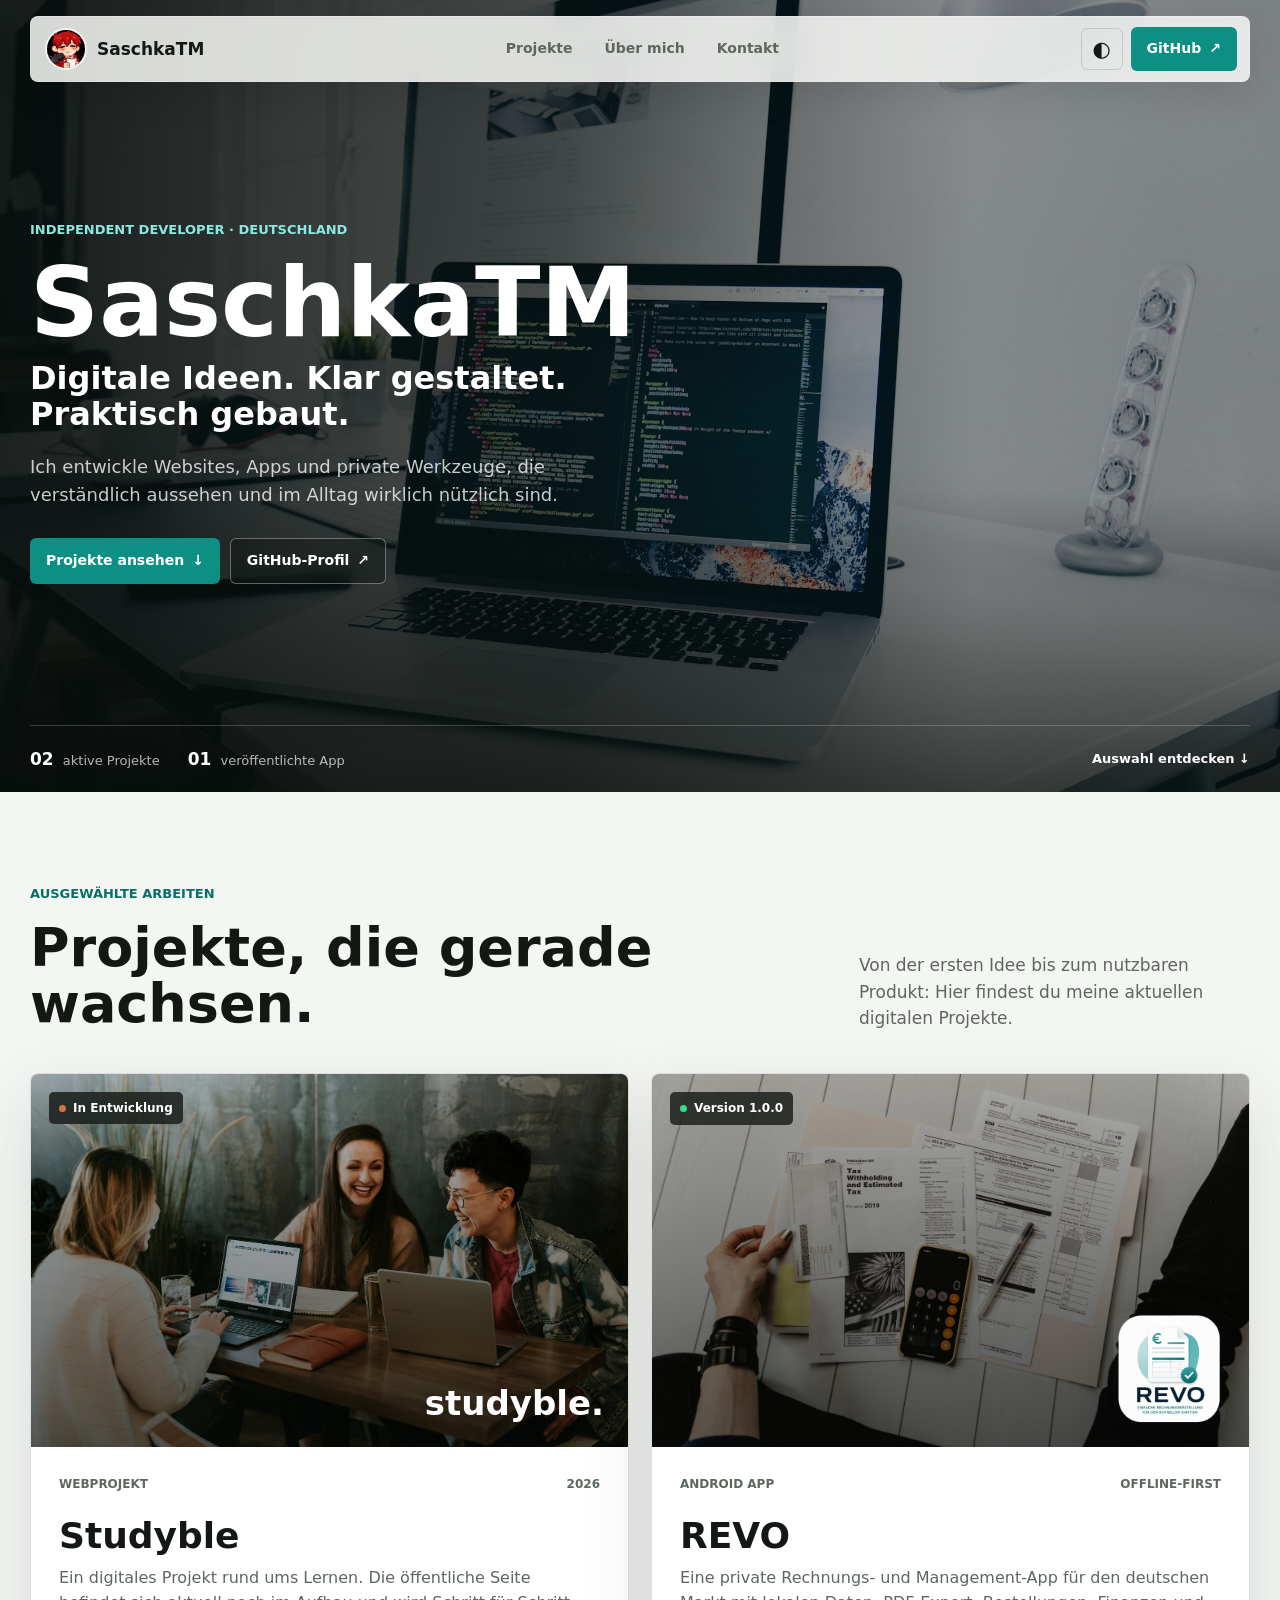
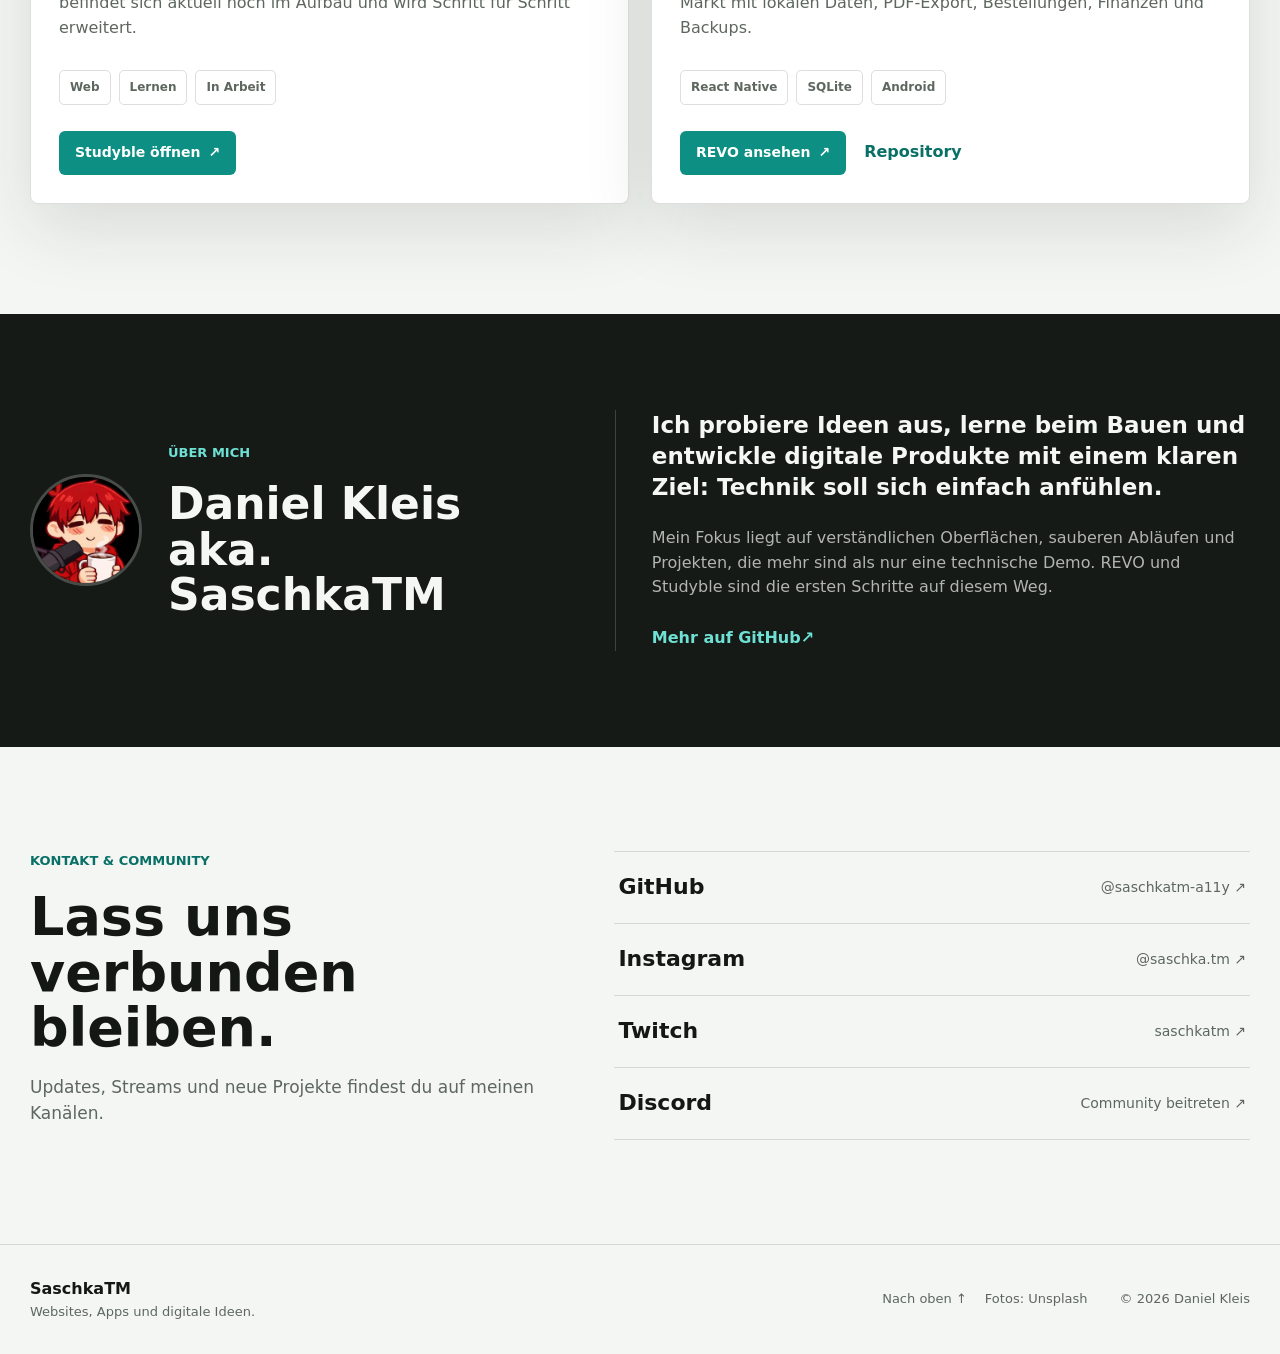
<file: index.html>
<!doctype html>
<html lang="de">
  <head>
    <meta charset="utf-8" />
    <meta name="viewport" content="width=device-width, initial-scale=1" />
    <meta http-equiv="refresh" content="0; url=/defaultsite/" />
    <meta
      name="description"
      content="Projektseite von Daniel Kleis aka. SaschkaTM mit Studyble, REVO und weiteren digitalen Projekten."
    />
    <meta name="theme-color" content="#121513" />
    <title>SaschkaTM | Digitale Projekte</title>
    <link rel="canonical" href="https://page.saschaskaskaden.de/defaultsite/" />
    <script>
      window.location.replace("/defaultsite/");
    </script>
  </head>
  <body>
    <p>Du wirst zur Projektseite weitergeleitet.</p>
    <p><a href="/defaultsite/">Zur Projektseite</a></p>
  </body>
</html>
</file>
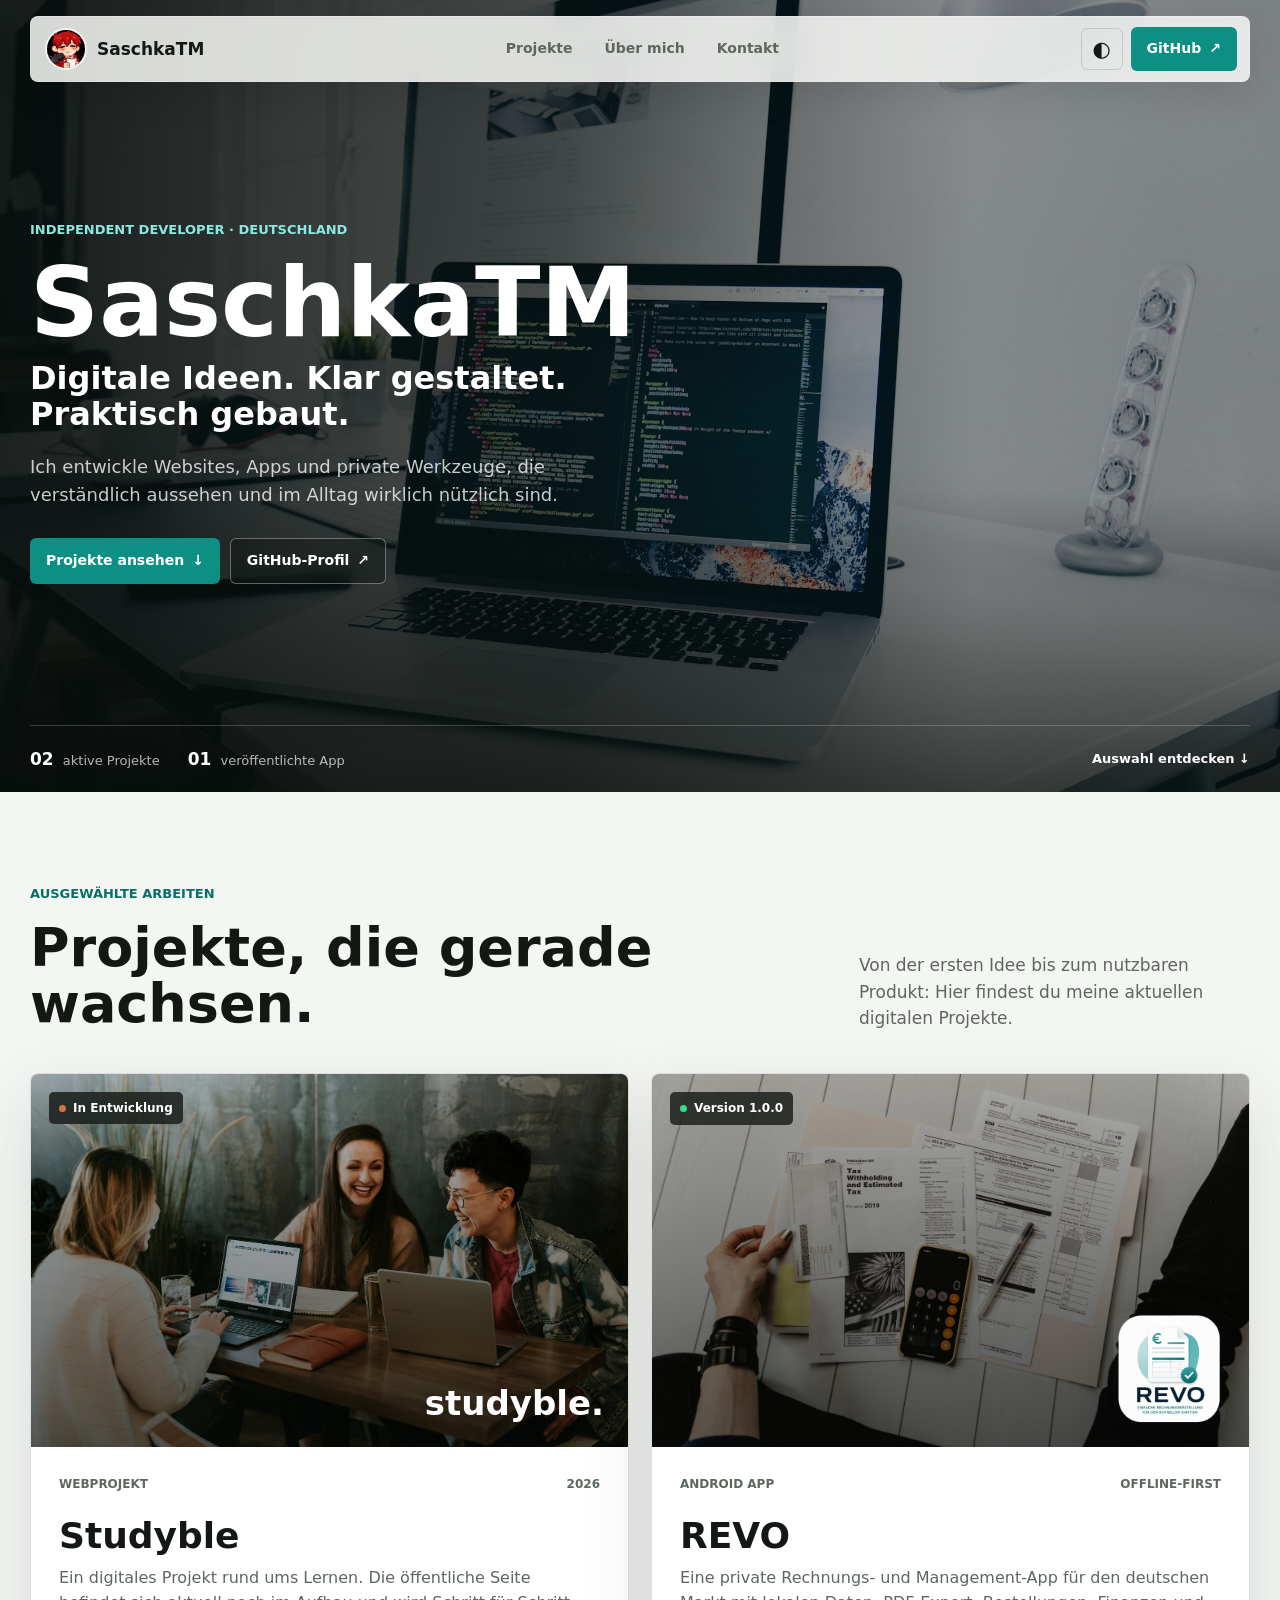
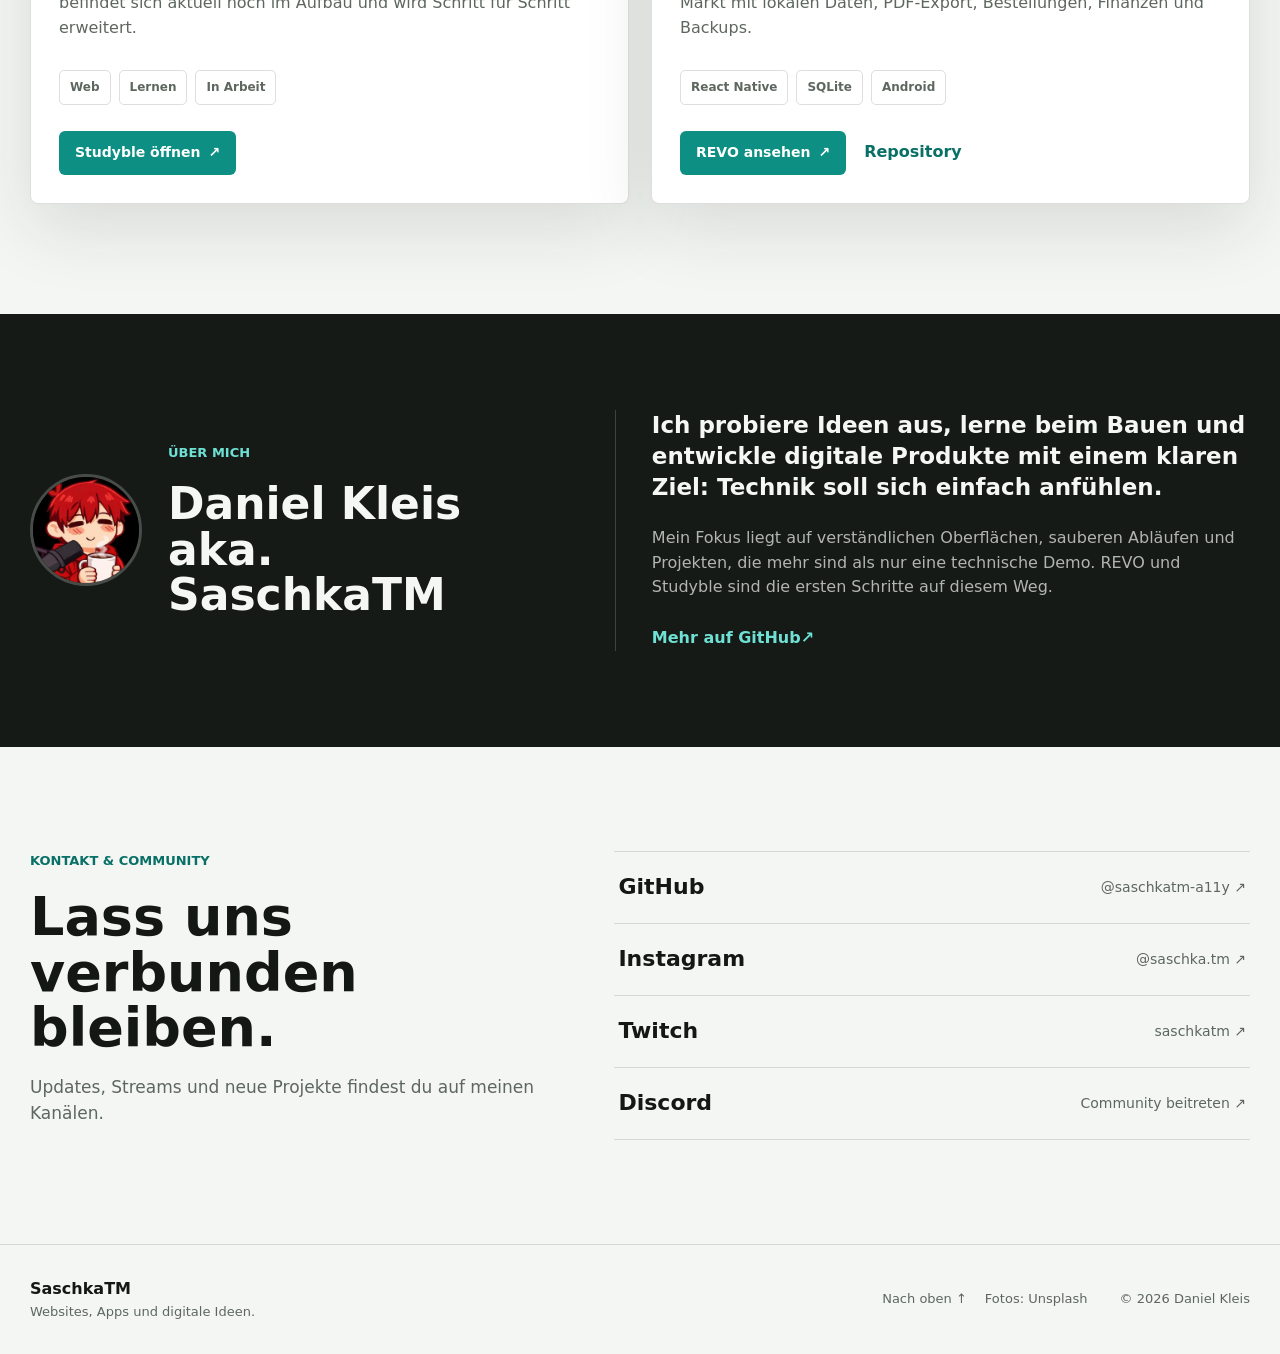
<file: defaultsite/index.html>
<!DOCTYPE html>
<html lang="de">
  <head>
    <meta charset="utf-8">
    <meta name="viewport" content="width=device-width, initial-scale=1">
    <meta
      name="description"
      content="SaschkaTM entwickelt moderne Websites, Apps und digitale Projekte wie Studyble und REVO."
    >
    <meta name="theme-color" content="#121513">
    <meta property="og:title" content="SaschkaTM | Digitale Projekte">
    <meta
      property="og:description"
      content="Websites, Apps und digitale Werkzeuge mit klarem Design und praktischem Nutzen."
    >
    <meta property="og:type" content="website">
    <meta property="og:url" content="https://page.saschaskaskaden.de/defaultsite/">
    <meta property="og:image" content="https://page.saschaskaskaden.de/assets/hero-workspace.jpg">
    <title>SaschkaTM | Digitale Projekte</title>
    <link rel="canonical" href="https://page.saschaskaskaden.de/defaultsite/">
    <link rel="icon" href="../assets/github-profile-logo.jpg">
    <link rel="apple-touch-icon" href="../assets/github-profile-logo.jpg">
    <link rel="preload" href="../assets/hero-workspace.jpg" as="image">
    <link rel="stylesheet" href="../styles.css">
    <script>
      (() => {
        document.documentElement.classList.add("js");
        let savedTheme = null;
        try {
          savedTheme = localStorage.getItem("saschkatm-theme");
        } catch {
          savedTheme = null;
        }
        const prefersDark = window.matchMedia("(prefers-color-scheme: dark)").matches;
        document.documentElement.dataset.theme = savedTheme || (prefersDark ? "dark" : "light");
      })();
    </script>
  </head>
  <body>
    <header class="site-header" data-header>
      <a class="brand" href="#top" aria-label="SaschkaTM Startseite">
        <img src="../assets/github-profile-logo.jpg" alt="Profilbild von SaschkaTM">
        <span>SaschkaTM</span>
      </a>

      <button
        class="menu-toggle"
        type="button"
        aria-label="Navigation öffnen"
        aria-controls="site-navigation"
        aria-expanded="false"
        data-menu-toggle
      >
        <span aria-hidden="true">☰</span>
      </button>

      <nav id="site-navigation" class="site-navigation" aria-label="Hauptnavigation" data-navigation>
        <a href="#projects">Projekte</a>
        <a href="#about">Über mich</a>
        <a href="#contact">Kontakt</a>
      </nav>

      <div class="header-actions">
        <button class="icon-button" type="button" aria-label="Farbschema wechseln" title="Farbschema wechseln" data-theme-toggle>
          <span aria-hidden="true">◐</span>
        </button>
        <a class="header-github" href="https://github.com/saschkatm-a11y" target="_blank" rel="noopener noreferrer">
          GitHub <span aria-hidden="true">↗</span>
        </a>
      </div>
    </header>

    <main id="top">
      <section class="hero" aria-labelledby="hero-title">
        <img class="hero-image" src="../assets/hero-workspace.jpg" alt="Moderner Arbeitsplatz mit Laptop und Programmcode">
        <div class="hero-shade" aria-hidden="true"></div>
        <div class="hero-content reveal-item is-visible">
          <p class="hero-kicker">Independent Developer · Deutschland</p>
          <h1 id="hero-title">SaschkaTM</h1>
          <p class="hero-statement">Digitale Ideen. Klar gestaltet. Praktisch gebaut.</p>
          <p class="hero-copy">
            Ich entwickle Websites, Apps und private Werkzeuge, die verständlich aussehen und im Alltag wirklich
            nützlich sind.
          </p>
          <div class="hero-actions">
            <a class="primary-button" href="#projects">Projekte ansehen <span aria-hidden="true">↓</span></a>
            <a class="secondary-button" href="https://github.com/saschkatm-a11y" target="_blank" rel="noopener noreferrer">
              GitHub-Profil <span aria-hidden="true">↗</span>
            </a>
          </div>
        </div>

        <div class="hero-footer" role="group" aria-label="Projektübersicht">
          <span><strong>02</strong> aktive Projekte</span>
          <span><strong>01</strong> veröffentlichte App</span>
          <a href="#projects">Auswahl entdecken <span aria-hidden="true">↓</span></a>
        </div>
      </section>

      <section id="projects" class="projects-section section-shell" aria-labelledby="projects-title">
        <header class="section-heading reveal-item">
          <p class="section-label">Ausgewählte Arbeiten</p>
          <h2 id="projects-title">Projekte, die gerade wachsen.</h2>
          <p>Von der ersten Idee bis zum nutzbaren Produkt: Hier findest du meine aktuellen digitalen Projekte.</p>
        </header>

        <div class="project-grid">
          <article class="project-card reveal-item">
            <div class="project-media">
              <img src="../assets/studyble-cover.jpg" alt="Studierende arbeiten gemeinsam an Laptops" loading="lazy">
              <span class="project-status status-building">In Entwicklung</span>
              <span class="studyble-mark" aria-hidden="true">studyble.</span>
            </div>
            <div class="project-body">
              <div class="project-meta">
                <span>Webprojekt</span>
                <span>2026</span>
              </div>
              <h3>Studyble</h3>
              <p>
                Ein digitales Projekt rund ums Lernen. Die öffentliche Seite befindet sich aktuell noch im Aufbau und
                wird Schritt für Schritt erweitert.
              </p>
              <div class="project-tags" role="group" aria-label="Studyble Eigenschaften">
                <span>Web</span>
                <span>Lernen</span>
                <span>In Arbeit</span>
              </div>
              <a class="project-link" href="https://studyble.de/" target="_blank" rel="noopener noreferrer">
                Studyble öffnen <span aria-hidden="true">↗</span>
              </a>
            </div>
          </article>

          <article class="project-card project-card-revo reveal-item">
            <div class="project-media">
              <img src="../assets/revo-cover.jpg" alt="Schreibtisch mit Unterlagen und Taschenrechner" loading="lazy">
              <span class="project-status status-live">Version 1.0.0</span>
              <img class="revo-logo" src="../assets/revo-app-icon.png" alt="REVO App-Icon">
            </div>
            <div class="project-body">
              <div class="project-meta">
                <span>Android App</span>
                <span>Offline-First</span>
              </div>
              <h3>REVO</h3>
              <p>
                Eine private Rechnungs- und Management-App für den deutschen Markt mit lokalen Daten, PDF-Export,
                Bestellungen, Finanzen und Backups.
              </p>
              <div class="project-tags" role="group" aria-label="REVO Eigenschaften">
                <span>React Native</span>
                <span>SQLite</span>
                <span>Android</span>
              </div>
              <div class="project-actions">
                <a class="project-link" href="http://revo.saschaskaskaden.de" target="_blank" rel="noopener noreferrer">
                  REVO ansehen <span aria-hidden="true">↗</span>
                </a>
                <a class="text-link" href="https://github.com/saschkatm-a11y/REVO" target="_blank" rel="noopener noreferrer">
                  Repository
                </a>
              </div>
            </div>
          </article>
        </div>
      </section>

      <section id="about" class="about-section" aria-labelledby="about-title">
        <div class="section-shell about-layout">
          <div class="about-profile reveal-item">
            <img src="../assets/github-profile-logo.jpg" alt="Profilbild von SaschkaTM" loading="lazy">
            <div>
              <p class="section-label">Über mich</p>
              <h2 id="about-title">Daniel Kleis<br>aka. SaschkaTM</h2>
            </div>
          </div>
          <div class="about-copy reveal-item">
            <p class="about-lead">
              Ich probiere Ideen aus, lerne beim Bauen und entwickle digitale Produkte mit einem klaren Ziel:
              Technik soll sich einfach anfühlen.
            </p>
            <p>
              Mein Fokus liegt auf verständlichen Oberflächen, sauberen Abläufen und Projekten, die mehr sind als nur
              eine technische Demo. REVO und Studyble sind die ersten Schritte auf diesem Weg.
            </p>
            <a class="inline-link" href="https://github.com/saschkatm-a11y" target="_blank" rel="noopener noreferrer">
              Mehr auf GitHub <span aria-hidden="true">↗</span>
            </a>
          </div>
        </div>
      </section>

      <section id="contact" class="contact-section section-shell" aria-labelledby="contact-title">
        <div class="contact-copy reveal-item">
          <p class="section-label">Kontakt &amp; Community</p>
          <h2 id="contact-title">Lass uns verbunden bleiben.</h2>
          <p>Updates, Streams und neue Projekte findest du auf meinen Kanälen.</p>
        </div>

        <div class="social-list reveal-item">
          <a href="https://github.com/saschkatm-a11y" target="_blank" rel="noopener noreferrer">
            <span>GitHub</span><span>@saschkatm-a11y ↗</span>
          </a>
          <a href="https://www.instagram.com/saschka.tm" target="_blank" rel="noopener noreferrer">
            <span>Instagram</span><span>@saschka.tm ↗</span>
          </a>
          <a href="https://www.twitch.tv/saschkatm" target="_blank" rel="noopener noreferrer">
            <span>Twitch</span><span>saschkatm ↗</span>
          </a>
          <a href="https://discord.gg/WaBvY9ezHM" target="_blank" rel="noopener noreferrer">
            <span>Discord</span><span>Community beitreten ↗</span>
          </a>
        </div>
      </section>
    </main>

    <footer class="site-footer">
      <div>
        <strong>SaschkaTM</strong>
        <span>Websites, Apps und digitale Ideen.</span>
      </div>
      <div class="footer-links">
        <a href="#top">Nach oben ↑</a>
        <a href="https://unsplash.com" target="_blank" rel="noopener noreferrer">Fotos: Unsplash</a>
      </div>
      <span>© 2026 Daniel Kleis</span>
    </footer>

    <script>
      (() => {
        const root = document.documentElement;
        const menuButton = document.querySelector("[data-menu-toggle]");
        const navigation = document.querySelector("[data-navigation]");
        const themeButton = document.querySelector("[data-theme-toggle]");
        const header = document.querySelector("[data-header]");

        const closeMenu = () => {
          navigation.classList.remove("is-open");
          menuButton.setAttribute("aria-expanded", "false");
          menuButton.setAttribute("aria-label", "Navigation öffnen");
        };

        menuButton.addEventListener("click", () => {
          const isOpen = navigation.classList.toggle("is-open");
          menuButton.setAttribute("aria-expanded", String(isOpen));
          menuButton.setAttribute("aria-label", isOpen ? "Navigation schließen" : "Navigation öffnen");
        });

        navigation.querySelectorAll("a").forEach((link) => link.addEventListener("click", closeMenu));

        themeButton.addEventListener("click", () => {
          const nextTheme = root.dataset.theme === "dark" ? "light" : "dark";
          root.dataset.theme = nextTheme;
          try {
            localStorage.setItem("saschkatm-theme", nextTheme);
          } catch {
            // The selected theme still works for the current page visit.
          }
        });

        window.addEventListener("scroll", () => header.classList.toggle("is-scrolled", window.scrollY > 24), {
          passive: true,
        });

        const observer = new IntersectionObserver(
          (entries) => {
            entries.forEach((entry) => {
              if (entry.isIntersecting) {
                entry.target.classList.add("is-visible");
                observer.unobserve(entry.target);
              }
            });
          },
          { threshold: 0.14 },
        );

        document.querySelectorAll(".reveal-item").forEach((item) => observer.observe(item));
      })();
    </script>
  </body>
</html>
</file>
<file: styles.css>
:root {
  color-scheme: light;
  --page: #f4f6f3;
  --surface: #ffffff;
  --surface-soft: #e9efeb;
  --text: #141815;
  --muted: #5d675f;
  --line: rgba(20, 24, 21, 0.14);
  --accent: #0d8f84;
  --accent-strong: #087066;
  --warm: #d96f45;
  --header: rgba(247, 249, 246, 0.86);
  --shadow: 0 24px 70px rgba(24, 35, 29, 0.12);
}

:root[data-theme="dark"] {
  color-scheme: dark;
  --page: #111411;
  --surface: #1a1f1b;
  --surface-soft: #222923;
  --text: #f5f7f4;
  --muted: #b6c0b8;
  --line: rgba(245, 247, 244, 0.14);
  --accent: #34c7b7;
  --accent-strong: #6fe0d4;
  --warm: #f08b63;
  --header: rgba(17, 20, 17, 0.86);
  --shadow: 0 24px 70px rgba(0, 0, 0, 0.34);
}

* {
  box-sizing: border-box;
}

html {
  scroll-behavior: smooth;
  scroll-padding-top: 104px;
}

body {
  min-width: 320px;
  min-height: 100vh;
  margin: 0;
  overflow-x: hidden;
  background: var(--page);
  color: var(--text);
  font-family:
    Inter,
    ui-sans-serif,
    system-ui,
    -apple-system,
    BlinkMacSystemFont,
    "Segoe UI",
    sans-serif;
  line-height: 1.55;
  text-rendering: optimizeLegibility;
}

button,
a {
  -webkit-tap-highlight-color: transparent;
}

button {
  color: inherit;
  font: inherit;
}

a {
  color: inherit;
  text-decoration: none;
}

img {
  display: block;
  max-width: 100%;
}

h1,
h2,
h3,
p {
  margin-top: 0;
}

.site-header {
  position: fixed;
  top: 16px;
  left: 50%;
  z-index: 30;
  width: min(1220px, calc(100% - 32px));
  min-height: 64px;
  display: grid;
  grid-template-columns: auto minmax(0, 1fr) auto;
  align-items: center;
  gap: 24px;
  padding: 10px 12px 10px 14px;
  border: 1px solid rgba(255, 255, 255, 0.22);
  border-radius: 8px;
  background: var(--header);
  box-shadow: 0 12px 36px rgba(0, 0, 0, 0.1);
  backdrop-filter: blur(22px);
  transform: translateX(-50%);
  transition:
    top 180ms ease,
    box-shadow 180ms ease;
}

.site-header.is-scrolled {
  top: 8px;
  box-shadow: 0 18px 48px rgba(0, 0, 0, 0.16);
}

.brand {
  min-width: 0;
  display: inline-flex;
  align-items: center;
  gap: 10px;
  font-size: 17px;
  font-weight: 850;
}

.brand img {
  width: 42px;
  height: 42px;
  flex: 0 0 auto;
  border: 2px solid rgba(255, 255, 255, 0.7);
  border-radius: 50%;
  object-fit: cover;
}

.site-navigation {
  display: flex;
  align-items: center;
  justify-content: center;
  gap: 8px;
}

.site-navigation a {
  padding: 10px 12px;
  border-radius: 6px;
  color: var(--muted);
  font-size: 14px;
  font-weight: 750;
  transition:
    color 160ms ease,
    background 160ms ease;
}

.site-navigation a:hover {
  background: var(--surface-soft);
  color: var(--text);
}

.header-actions {
  display: flex;
  align-items: center;
  gap: 8px;
}

.icon-button,
.menu-toggle {
  width: 42px;
  height: 42px;
  display: inline-grid;
  place-items: center;
  padding: 0;
  border: 1px solid var(--line);
  border-radius: 6px;
  background: transparent;
  cursor: pointer;
  font-size: 21px;
}

.menu-toggle {
  display: none;
}

.header-github,
.primary-button,
.secondary-button,
.project-link {
  min-height: 44px;
  display: inline-flex;
  align-items: center;
  justify-content: center;
  gap: 8px;
  padding: 11px 16px;
  border-radius: 6px;
  font-size: 14px;
  font-weight: 850;
  transition:
    transform 180ms ease,
    background 180ms ease,
    color 180ms ease,
    box-shadow 180ms ease;
}

.header-github,
.primary-button,
.project-link {
  background: var(--accent);
  color: #ffffff;
}

.header-github:hover,
.primary-button:hover,
.project-link:hover {
  background: var(--accent-strong);
  transform: translateY(-2px);
}

.hero {
  position: relative;
  min-height: 720px;
  height: 88svh;
  max-height: 900px;
  overflow: hidden;
  background: #1a211d;
  color: #ffffff;
}

.hero-image,
.hero-shade {
  position: absolute;
  inset: 0;
  width: 100%;
  height: 100%;
}

.hero-image {
  object-fit: cover;
  object-position: center 45%;
}

.hero-shade {
  background:
    linear-gradient(90deg, rgba(7, 13, 10, 0.88) 0%, rgba(7, 13, 10, 0.64) 44%, rgba(7, 13, 10, 0.16) 76%),
    linear-gradient(180deg, rgba(7, 13, 10, 0.25), rgba(7, 13, 10, 0.2) 62%, rgba(7, 13, 10, 0.74));
}

.hero-content {
  position: relative;
  z-index: 2;
  width: min(1220px, calc(100% - 40px));
  display: flex;
  flex-direction: column;
  justify-content: center;
  height: 100%;
  margin: 0 auto;
  padding: 128px 0 116px;
}

.hero-kicker,
.section-label {
  margin-bottom: 18px;
  color: var(--accent-strong);
  font-size: 13px;
  font-weight: 900;
  text-transform: uppercase;
}

.hero-kicker {
  color: #8ce9df;
}

.hero h1 {
  margin-bottom: 12px;
  font-size: 96px;
  line-height: 0.94;
  font-weight: 900;
  letter-spacing: 0;
}

.hero-statement {
  max-width: 690px;
  margin-bottom: 20px;
  font-size: 32px;
  line-height: 1.13;
  font-weight: 700;
}

.hero-copy {
  max-width: 590px;
  margin-bottom: 30px;
  color: rgba(255, 255, 255, 0.78);
  font-size: 18px;
}

.hero-actions {
  display: flex;
  flex-wrap: wrap;
  gap: 10px;
}

.secondary-button {
  border: 1px solid rgba(255, 255, 255, 0.34);
  background: rgba(12, 18, 14, 0.34);
  color: #ffffff;
  backdrop-filter: blur(12px);
}

.secondary-button:hover {
  background: rgba(255, 255, 255, 0.14);
  transform: translateY(-2px);
}

.hero-footer {
  position: absolute;
  right: 0;
  bottom: 0;
  left: 0;
  z-index: 3;
  width: min(1220px, calc(100% - 40px));
  display: grid;
  grid-template-columns: auto auto 1fr;
  gap: 28px;
  align-items: center;
  margin: 0 auto;
  padding: 20px 0;
  border-top: 1px solid rgba(255, 255, 255, 0.2);
  color: rgba(255, 255, 255, 0.7);
  font-size: 13px;
}

.hero-footer strong {
  margin-right: 5px;
  color: #ffffff;
  font-size: 17px;
}

.hero-footer a {
  justify-self: end;
  color: #ffffff;
  font-weight: 850;
}

.section-shell {
  width: min(1220px, calc(100% - 40px));
  margin: 0 auto;
}

.projects-section {
  padding: 92px 0 110px;
}

.section-heading {
  display: grid;
  grid-template-columns: minmax(0, 1.2fr) minmax(280px, 0.62fr);
  gap: 28px 72px;
  align-items: end;
  margin-bottom: 42px;
}

.section-heading .section-label {
  grid-column: 1 / -1;
  margin-bottom: -12px;
}

.section-heading h2,
.about-section h2,
.contact-section h2 {
  margin-bottom: 0;
  font-size: 54px;
  line-height: 1.03;
  font-weight: 820;
  letter-spacing: 0;
}

.section-heading > p:last-child,
.contact-copy > p:last-child {
  margin-bottom: 0;
  color: var(--muted);
  font-size: 17px;
}

.project-grid {
  display: grid;
  grid-template-columns: repeat(2, minmax(0, 1fr));
  gap: 22px;
}

.project-card {
  min-width: 0;
  overflow: hidden;
  border: 1px solid var(--line);
  border-radius: 8px;
  background: var(--surface);
  box-shadow: var(--shadow);
  transition:
    transform 220ms ease,
    box-shadow 220ms ease;
}

.project-card:hover {
  transform: translateY(-6px);
  box-shadow: 0 30px 80px rgba(24, 35, 29, 0.18);
}

.project-media {
  position: relative;
  aspect-ratio: 16 / 10;
  overflow: hidden;
  background: #1b211d;
}

.project-media > img:first-child {
  width: 100%;
  height: 100%;
  object-fit: cover;
  transition: transform 500ms ease;
}

.project-card:hover .project-media > img:first-child {
  transform: scale(1.035);
}

.project-media::after {
  content: "";
  position: absolute;
  inset: 0;
  background: linear-gradient(180deg, rgba(5, 9, 7, 0.1), rgba(5, 9, 7, 0.58));
  pointer-events: none;
}

.project-status {
  position: absolute;
  top: 18px;
  left: 18px;
  z-index: 2;
  padding: 7px 10px;
  border-radius: 5px;
  background: rgba(14, 18, 15, 0.76);
  color: #ffffff;
  font-size: 12px;
  font-weight: 850;
  backdrop-filter: blur(12px);
}

.status-building::before,
.status-live::before {
  content: "";
  display: inline-block;
  width: 7px;
  height: 7px;
  margin-right: 7px;
  border-radius: 50%;
  background: var(--warm);
}

.status-live::before {
  background: #39d98a;
}

.studyble-mark {
  position: absolute;
  right: 24px;
  bottom: 18px;
  z-index: 2;
  color: #ffffff;
  font-size: 34px;
  font-weight: 900;
}

.revo-logo {
  position: absolute;
  right: 24px;
  bottom: 22px;
  z-index: 2;
  width: 112px;
  height: 112px;
  border-radius: 8px;
  object-fit: cover;
  box-shadow: 0 18px 40px rgba(0, 0, 0, 0.34);
}

.project-body {
  padding: 28px;
}

.project-meta {
  display: flex;
  justify-content: space-between;
  gap: 18px;
  margin-bottom: 24px;
  color: var(--muted);
  font-size: 12px;
  font-weight: 850;
  text-transform: uppercase;
}

.project-body h3 {
  margin-bottom: 12px;
  font-size: 36px;
  line-height: 1;
  font-weight: 850;
}

.project-body > p {
  min-height: 82px;
  margin-bottom: 22px;
  color: var(--muted);
}

.project-tags {
  display: flex;
  flex-wrap: wrap;
  gap: 8px;
  margin-bottom: 26px;
}

.project-tags span {
  padding: 7px 10px;
  border: 1px solid var(--line);
  border-radius: 5px;
  color: var(--muted);
  font-size: 12px;
  font-weight: 750;
}

.project-actions {
  display: flex;
  flex-wrap: wrap;
  align-items: center;
  gap: 18px;
}

.text-link,
.inline-link {
  color: var(--accent-strong);
  font-weight: 850;
}

.text-link:hover,
.inline-link:hover {
  text-decoration: underline;
  text-underline-offset: 4px;
}

.about-section {
  padding: 96px 0;
  background: #151a16;
  color: #f5f7f4;
}

.about-layout {
  display: grid;
  grid-template-columns: minmax(0, 0.82fr) minmax(320px, 1fr);
  gap: 64px;
  align-items: center;
}

.about-profile {
  display: grid;
  grid-template-columns: 112px minmax(0, 1fr);
  gap: 26px;
  align-items: center;
}

.about-profile > img {
  width: 112px;
  height: 112px;
  border: 3px solid rgba(255, 255, 255, 0.22);
  border-radius: 50%;
  object-fit: cover;
}

.about-profile .section-label {
  color: #6fe0d4;
}

.about-section h2 {
  font-size: 44px;
}

.about-copy {
  padding-left: 36px;
  border-left: 1px solid rgba(255, 255, 255, 0.18);
}

.about-copy p {
  color: rgba(245, 247, 244, 0.7);
}

.about-copy .about-lead {
  color: #f5f7f4;
  font-size: 23px;
  line-height: 1.35;
  font-weight: 650;
}

.about-copy .inline-link {
  display: inline-flex;
  margin-top: 10px;
  color: #6fe0d4;
}

.contact-section {
  display: grid;
  grid-template-columns: minmax(0, 0.8fr) minmax(360px, 1fr);
  gap: 76px;
  align-items: start;
  padding-top: 104px;
  padding-bottom: 104px;
}

.contact-copy {
  position: sticky;
  top: 112px;
}

.contact-copy h2 {
  margin-bottom: 18px;
}

.social-list {
  display: grid;
  border-top: 1px solid var(--line);
}

.social-list a {
  min-height: 72px;
  display: flex;
  align-items: center;
  justify-content: space-between;
  gap: 24px;
  padding: 16px 4px;
  border-bottom: 1px solid var(--line);
  transition:
    color 160ms ease,
    padding 160ms ease;
}

.social-list a:hover {
  padding-right: 0;
  padding-left: 10px;
  color: var(--accent-strong);
}

.social-list span:first-child {
  font-size: 22px;
  font-weight: 850;
}

.social-list span:last-child {
  color: var(--muted);
  font-size: 14px;
  text-align: right;
}

.site-footer {
  display: grid;
  grid-template-columns: 1fr auto auto;
  gap: 32px;
  align-items: center;
  padding: 32px max(20px, calc((100% - 1220px) / 2));
  border-top: 1px solid var(--line);
  color: var(--muted);
  font-size: 13px;
}

.site-footer > div:first-child {
  display: grid;
}

.site-footer strong {
  color: var(--text);
  font-size: 16px;
}

.footer-links {
  display: flex;
  gap: 18px;
}

.footer-links a:hover {
  color: var(--text);
}

.js .reveal-item {
  opacity: 0;
  transform: translateY(20px);
  transition:
    opacity 560ms ease,
    transform 560ms ease;
}

.js .reveal-item.is-visible {
  opacity: 1;
  transform: translateY(0);
}

:focus-visible {
  outline: 3px solid var(--accent);
  outline-offset: 3px;
}

@media (max-width: 980px) {
  .section-heading,
  .about-layout,
  .contact-section {
    grid-template-columns: 1fr;
  }

  .section-heading .section-label {
    margin-bottom: -4px;
  }

  .project-grid {
    gap: 16px;
  }

  .about-copy {
    padding-top: 30px;
    padding-left: 0;
    border-top: 1px solid rgba(255, 255, 255, 0.18);
    border-left: 0;
  }

  .contact-copy {
    position: static;
  }
}

@media (max-width: 760px) {
  html {
    scroll-padding-top: 88px;
  }

  .site-header {
    top: 10px;
    width: calc(100% - 20px);
    grid-template-columns: minmax(0, 1fr) auto auto;
    gap: 8px;
    padding: 8px;
  }

  .site-header.is-scrolled {
    top: 6px;
  }

  .brand span {
    font-size: 15px;
  }

  .brand img {
    width: 38px;
    height: 38px;
  }

  .js .menu-toggle {
    display: inline-grid;
  }

  .site-navigation {
    position: absolute;
    top: calc(100% + 8px);
    right: 0;
    left: 0;
    display: flex;
    align-items: stretch;
    flex-direction: column;
    gap: 2px;
    padding: 8px;
    border: 1px solid var(--line);
    border-radius: 8px;
    background: var(--header);
    box-shadow: var(--shadow);
    backdrop-filter: blur(22px);
  }

  .js .site-navigation {
    display: none;
  }

  .js .site-navigation.is-open {
    display: flex;
  }

  .site-navigation a {
    min-height: 44px;
    display: flex;
    align-items: center;
  }

  .header-github {
    display: none;
  }

  .hero {
    min-height: 680px;
    height: 84svh;
  }

  .hero-image {
    object-position: 58% center;
  }

  .hero-shade {
    background:
      linear-gradient(90deg, rgba(7, 13, 10, 0.88), rgba(7, 13, 10, 0.46)),
      linear-gradient(180deg, rgba(7, 13, 10, 0.18), rgba(7, 13, 10, 0.78));
  }

  .hero-content {
    width: calc(100% - 28px);
    padding-top: 112px;
    padding-bottom: 130px;
  }

  .hero h1 {
    font-size: 58px;
  }

  .hero-statement {
    font-size: 26px;
  }

  .hero-copy {
    font-size: 16px;
  }

  .hero-footer {
    width: calc(100% - 28px);
    grid-template-columns: repeat(2, minmax(0, 1fr));
    gap: 12px;
  }

  .hero-footer a {
    grid-column: 1 / -1;
    justify-self: start;
  }

  .section-shell {
    width: calc(100% - 28px);
  }

  .projects-section {
    padding: 70px 0 82px;
  }

  .section-heading h2,
  .contact-section h2 {
    font-size: 42px;
  }

  .project-grid {
    grid-template-columns: 1fr;
  }

  .project-body > p {
    min-height: 0;
  }

  .about-section {
    padding: 74px 0;
  }

  .about-profile {
    grid-template-columns: 82px minmax(0, 1fr);
    gap: 18px;
  }

  .about-profile > img {
    width: 82px;
    height: 82px;
  }

  .about-section h2 {
    font-size: 34px;
  }

  .about-copy .about-lead {
    font-size: 20px;
  }

  .contact-section {
    gap: 38px;
    padding-top: 76px;
    padding-bottom: 76px;
  }

  .site-footer {
    grid-template-columns: 1fr;
    gap: 20px;
    padding: 28px 14px 38px;
  }

  .footer-links {
    flex-wrap: wrap;
  }
}

@media (max-width: 430px) {
  .hero h1 {
    font-size: 48px;
  }

  .hero-statement {
    font-size: 23px;
  }

  .hero-actions {
    align-items: stretch;
    flex-direction: column;
  }

  .primary-button,
  .secondary-button {
    width: 100%;
  }

  .section-heading h2,
  .contact-section h2 {
    font-size: 36px;
  }

  .project-body {
    padding: 22px;
  }

  .project-body h3 {
    font-size: 32px;
  }

  .revo-logo {
    right: 18px;
    bottom: 18px;
    width: 84px;
    height: 84px;
  }

  .studyble-mark {
    right: 18px;
    font-size: 28px;
  }

  .social-list a {
    min-height: 76px;
    align-items: flex-start;
    flex-direction: column;
    justify-content: center;
    gap: 2px;
  }

  .social-list span:last-child {
    text-align: left;
  }
}

@media (prefers-reduced-motion: reduce) {
  *,
  *::before,
  *::after {
    scroll-behavior: auto !important;
    transition-duration: 0.01ms !important;
    animation-duration: 0.01ms !important;
  }

  .js .reveal-item {
    opacity: 1;
    transform: none;
  }
}
</file>
